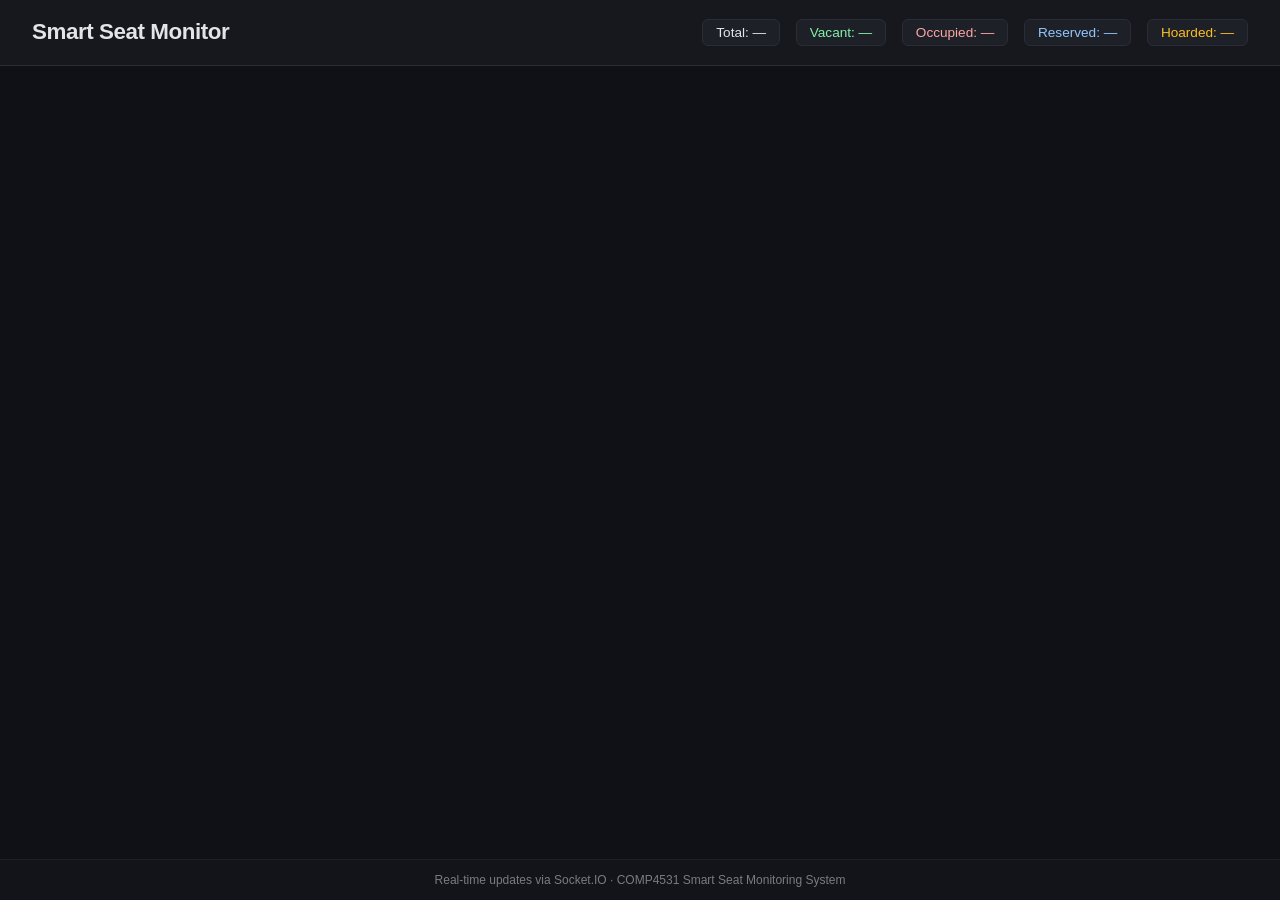
<file: static/index.html>
<!DOCTYPE html>
<html lang="en">
<head>
    <meta charset="UTF-8">
    <meta name="viewport" content="width=device-width, initial-scale=1.0">
    <title>Smart Seat Monitor — Dashboard</title>
    <link rel="stylesheet" href="/static/css/style.css">
</head>
<body>
    <header>
        <h1>Smart Seat Monitor</h1>
        <div id="stats">
            <span class="stat" id="stat-total">Total: —</span>
            <span class="stat vacant">Vacant: —</span>
            <span class="stat occupied">Occupied: —</span>
            <span class="stat reserved">Reserved: —</span>
            <span class="stat hoarded">Hoarded: —</span>
        </div>
    </header>

    <main id="seat-grid"></main>

    <footer>
        <p>Real-time updates via Socket.IO &middot; COMP4531 Smart Seat Monitoring System</p>
    </footer>

    <script src="https://cdn.socket.io/4.7.5/socket.io.min.js"></script>
    <script src="/static/js/dashboard.js"></script>
</body>
</html>
</file>
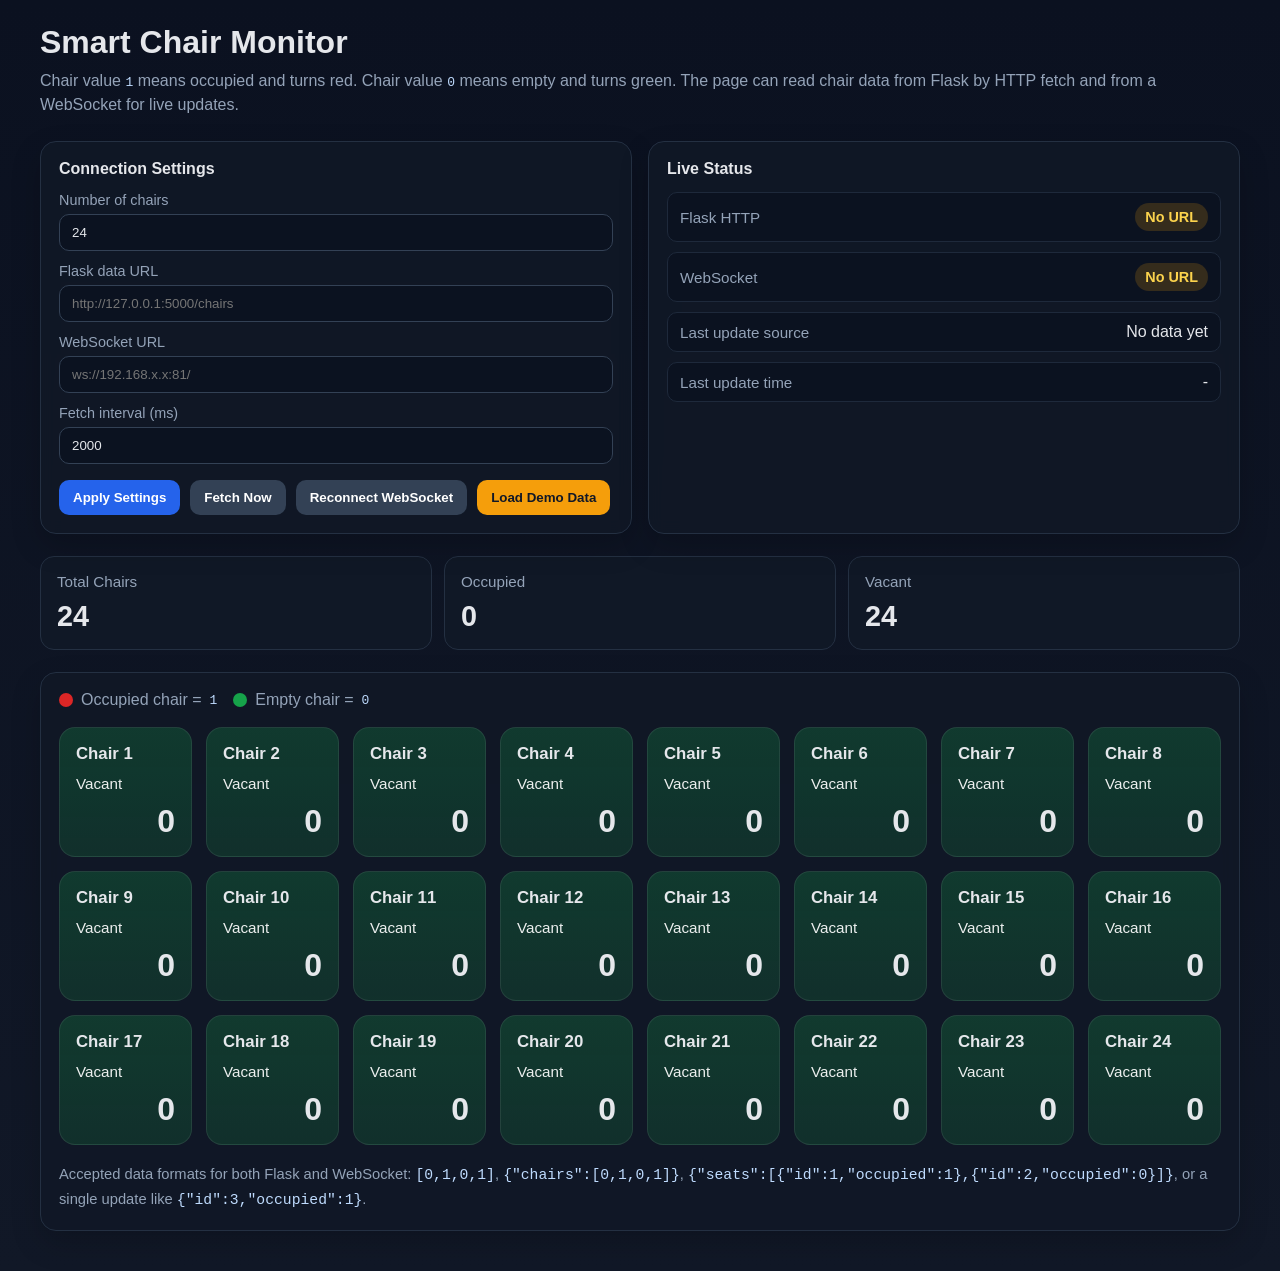
<file: web/index.html>
<!DOCTYPE html>
<html lang="en">
<head>
  <meta charset="UTF-8" />
  <meta name="viewport" content="width=device-width, initial-scale=1.0" />
  <title>Smart Chair Monitor</title>
  <link rel="stylesheet" href="style.css" />
</head>
<body>
  <div class="container">
    <h1>Smart Chair Monitor</h1>
    <p>
      Chair value <code>1</code> means occupied and turns red. Chair value <code>0</code> means empty and turns green.
      The page can read chair data from Flask by HTTP fetch and from a WebSocket for live updates.
    </p>

    <div class="topbar">
      <section class="panel">
        <h2>Connection Settings</h2>
        <div class="controls">
          <div class="field">
            <label for="chairCount">Number of chairs</label>
            <input id="chairCount" type="number" min="1" value="24" />
          </div>

          <div class="field">
            <label for="flaskUrl">Flask data URL</label>
            <input id="flaskUrl" type="text" placeholder="http://127.0.0.1:5000/chairs" />
          </div>

          <div class="field">
            <label for="wsUrl">WebSocket URL</label>
            <input id="wsUrl" type="text" placeholder="ws://192.168.x.x:81/" />
          </div>

          <div class="field">
            <label for="pollMs">Fetch interval (ms)</label>
            <input id="pollMs" type="number" min="500" step="500" value="2000" />
          </div>

          <div class="button-row">
            <button id="applyBtn">Apply Settings</button>
            <button id="fetchBtn" class="secondary">Fetch Now</button>
            <button id="wsBtn" class="secondary">Reconnect WebSocket</button>
            <button id="demoBtn" class="warning">Load Demo Data</button>
          </div>
        </div>
      </section>

      <section class="panel">
        <h2>Live Status</h2>
        <div class="status-list">
          <div class="status-item">
            <span class="status-label">Flask HTTP</span>
            <span id="flaskStatus" class="pill waiting">Waiting</span>
          </div>
          <div class="status-item">
            <span class="status-label">WebSocket</span>
            <span id="wsStatus" class="pill waiting">Waiting</span>
          </div>
          <div class="status-item">
            <span class="status-label">Last update source</span>
            <span id="lastSource">No data yet</span>
          </div>
          <div class="status-item">
            <span class="status-label">Last update time</span>
            <span id="lastUpdated">-</span>
          </div>
        </div>
      </section>
    </div>

    <section class="summary">
      <div class="summary-card">
        <span class="label">Total Chairs</span>
        <span id="totalCount" class="value">24</span>
      </div>
      <div class="summary-card">
        <span class="label">Occupied</span>
        <span id="occupiedCount" class="value">0</span>
      </div>
      <div class="summary-card">
        <span class="label">Vacant</span>
        <span id="vacantCount" class="value">24</span>
      </div>
    </section>

    <section class="panel">
      <div class="legend">
        <div class="legend-item"><span class="dot red"></span> Occupied chair = <code>1</code></div>
        <div class="legend-item"><span class="dot green"></span> Empty chair = <code>0</code></div>
      </div>

      <div id="chairsGrid" class="chairs-grid"></div>

      <div class="note">
        Accepted data formats for both Flask and WebSocket:
        <code>[0,1,0,1]</code>,
        <code>{"chairs":[0,1,0,1]}</code>,
        <code>{"seats":[{"id":1,"occupied":1},{"id":2,"occupied":0}]}</code>,
        or a single update like
        <code>{"id":3,"occupied":1}</code>.
      </div>
    </section>
  </div>

  <script src="script.js"></script>
</body>
</html>
</file>
<file: static/css/style.css>
/* ── Reset & base ───────────────────────────────────────────── */
*, *::before, *::after { box-sizing: border-box; margin: 0; padding: 0; }
body {
    font-family: -apple-system, BlinkMacSystemFont, "Segoe UI", Roboto, Helvetica, Arial, sans-serif;
    background: #0f1117;
    color: #e4e4e7;
    min-height: 100vh;
    display: flex;
    flex-direction: column;
}

/* ── Header ─────────────────────────────────────────────────── */
header {
    background: #16181d;
    padding: 1.2rem 2rem;
    border-bottom: 1px solid #2a2d35;
    display: flex;
    align-items: center;
    justify-content: space-between;
    flex-wrap: wrap;
    gap: 0.8rem;
}
header h1 {
    font-size: 1.4rem;
    font-weight: 600;
    letter-spacing: -0.02em;
}
#stats {
    display: flex;
    gap: 1rem;
    flex-wrap: wrap;
}
.stat {
    font-size: 0.85rem;
    padding: 0.3rem 0.8rem;
    border-radius: 6px;
    background: #1e2028;
    border: 1px solid #2a2d35;
}
.stat.vacant   { color: #86efac; }
.stat.occupied { color: #fca5a5; }
.stat.reserved { color: #93c5fd; }
.stat.hoarded  { color: #fbbf24; }

/* ── Seat grid ──────────────────────────────────────────────── */
main {
    flex: 1;
    padding: 2rem;
    display: grid;
    grid-template-columns: repeat(auto-fill, minmax(220px, 1fr));
    gap: 1.2rem;
    max-width: 1200px;
    margin: 0 auto;
    width: 100%;
}

.seat-card {
    border-radius: 12px;
    padding: 1.4rem;
    display: flex;
    flex-direction: column;
    gap: 0.6rem;
    transition: all 0.35s ease;
    border: 2px solid transparent;
    position: relative;
    overflow: hidden;
}

.seat-card .seat-id {
    font-size: 1.2rem;
    font-weight: 700;
    letter-spacing: 0.04em;
}
.seat-card .seat-state {
    font-size: 0.85rem;
    text-transform: uppercase;
    letter-spacing: 0.08em;
    opacity: 0.85;
}
.seat-card .seat-student {
    font-size: 0.78rem;
    opacity: 0.6;
}
.seat-card .seat-time {
    font-size: 0.72rem;
    opacity: 0.45;
    margin-top: auto;
}
.seat-card .btn-reset {
    margin-top: 0.6rem;
    padding: 0.4rem 0.8rem;
    border: none;
    border-radius: 6px;
    background: rgba(255,255,255,0.15);
    color: #fff;
    font-size: 0.75rem;
    cursor: pointer;
    transition: background 0.2s;
    display: none; /* shown only for hoarding */
}
.seat-card .btn-reset:hover { background: rgba(255,255,255,0.3); }

/* ── State colours ──────────────────────────────────────────── */
.seat-card.vacant {
    background: #1a1d24;
    border-color: #2a2d35;
}
.seat-card.occupied {
    background: linear-gradient(135deg, #064e3b, #065f46);
    border-color: #10b981;
}
.seat-card.reserved {
    background: linear-gradient(135deg, #1e3a5f, #1e40af);
    border-color: #3b82f6;
}
.seat-card.suspected_hoarding {
    background: linear-gradient(135deg, #78350f, #92400e);
    border-color: #f59e0b;
}
.seat-card.confirmed_hoarding {
    background: linear-gradient(135deg, #7f1d1d, #991b1b);
    border-color: #ef4444;
    animation: pulse-red 1.2s ease-in-out infinite;
}
.seat-card.confirmed_hoarding .btn-reset { display: inline-block; }
.seat-card.suspected_hoarding .btn-reset { display: inline-block; }

.seat-card.ghost_occupied {
    background: linear-gradient(135deg, #27272a, #3f3f46);
    border-color: #a1a1aa;
    animation: pulse-white 2s ease-in-out infinite;
}

@keyframes pulse-red {
    0%, 100% { box-shadow: 0 0 0 0 rgba(239, 68, 68, 0.4); }
    50%      { box-shadow: 0 0 20px 4px rgba(239, 68, 68, 0.25); }
}
@keyframes pulse-white {
    0%, 100% { box-shadow: 0 0 0 0 rgba(255, 255, 255, 0.15); }
    50%      { box-shadow: 0 0 16px 3px rgba(255, 255, 255, 0.10); }
}

/* ── LED indicator dot ──────────────────────────────────────── */
.seat-card::before {
    content: "";
    position: absolute;
    top: 12px;
    right: 12px;
    width: 10px;
    height: 10px;
    border-radius: 50%;
    background: #3f3f46;
    transition: background 0.3s;
}
.seat-card.occupied::before   { background: #10b981; }
.seat-card.reserved::before   { background: #3b82f6; }
.seat-card.suspected_hoarding::before { background: #f59e0b; }
.seat-card.confirmed_hoarding::before { background: #ef4444; }
.seat-card.ghost_occupied::before     { background: #e4e4e7; }

/* ── Footer ─────────────────────────────────────────────────── */
footer {
    background: #16181d;
    border-top: 1px solid #2a2d35;
    padding: 0.8rem 2rem;
    text-align: center;
    font-size: 0.75rem;
    opacity: 0.5;
}
</file>
<file: web/style.css>
:root {
      --bg: #0f172a;
      --panel: #111827;
      --panel-border: #243042;
      --text: #e5e7eb;
      --muted: #94a3b8;
      --green: #16a34a;
      --red: #dc2626;
      --yellow: #f59e0b;
      --blue: #2563eb;
    }

    * {
      box-sizing: border-box;
    }

    body {
      margin: 0;
      font-family: Arial, sans-serif;
      background: linear-gradient(180deg, #0b1120 0%, #111827 100%);
      color: var(--text);
      min-height: 100vh;
    }

    .container {
      width: min(1200px, calc(100% - 32px));
      margin: 0 auto;
      padding: 24px 0 40px;
    }

    h1 {
      margin: 0 0 8px;
      font-size: 2rem;
    }

    p {
      margin: 0;
      color: var(--muted);
      line-height: 1.5;
    }

    .topbar {
      display: grid;
      gap: 16px;
      margin-top: 24px;
      grid-template-columns: repeat(auto-fit, minmax(280px, 1fr));
    }

    .panel {
      background: rgba(17, 24, 39, 0.92);
      border: 1px solid var(--panel-border);
      border-radius: 16px;
      padding: 18px;
      backdrop-filter: blur(8px);
      box-shadow: 0 12px 30px rgba(0, 0, 0, 0.18);
    }

    .panel h2 {
      margin: 0 0 14px;
      font-size: 1rem;
    }

    .controls {
      display: grid;
      gap: 12px;
    }

    .field {
      display: grid;
      gap: 6px;
    }

    .field label {
      font-size: 0.9rem;
      color: var(--muted);
    }

    .field input {
      width: 100%;
      padding: 10px 12px;
      border-radius: 10px;
      border: 1px solid #334155;
      background: #0b1220;
      color: var(--text);
      outline: none;
    }

    .field input:focus {
      border-color: var(--blue);
    }

    .button-row {
      display: flex;
      flex-wrap: wrap;
      gap: 10px;
      margin-top: 4px;
    }

    button {
      border: 0;
      border-radius: 10px;
      padding: 10px 14px;
      background: var(--blue);
      color: #fff;
      font-weight: 600;
      cursor: pointer;
    }

    button.secondary {
      background: #334155;
    }

    button.warning {
      background: var(--yellow);
      color: #111827;
    }

    .status-list {
      display: grid;
      gap: 10px;
    }

    .status-item {
      display: flex;
      align-items: center;
      justify-content: space-between;
      gap: 16px;
      padding: 10px 12px;
      border-radius: 10px;
      background: #0b1220;
      border: 1px solid #1e293b;
    }

    .status-label {
      color: var(--muted);
      font-size: 0.95rem;
    }

    .pill {
      display: inline-flex;
      align-items: center;
      gap: 8px;
      padding: 6px 10px;
      border-radius: 999px;
      font-size: 0.9rem;
      font-weight: 700;
      color: #fff;
    }

    .pill.connected {
      background: rgba(22, 163, 74, 0.18);
      color: #86efac;
    }

    .pill.disconnected {
      background: rgba(220, 38, 38, 0.18);
      color: #fca5a5;
    }

    .pill.waiting {
      background: rgba(245, 158, 11, 0.18);
      color: #fcd34d;
    }

    .summary {
      display: grid;
      gap: 12px;
      grid-template-columns: repeat(auto-fit, minmax(160px, 1fr));
      margin: 22px 0;
    }

    .summary-card {
      padding: 16px;
      border-radius: 14px;
      border: 1px solid var(--panel-border);
      background: rgba(17, 24, 39, 0.92);
    }

    .summary-card .label {
      display: block;
      color: var(--muted);
      margin-bottom: 10px;
      font-size: 0.95rem;
    }

    .summary-card .value {
      font-size: 1.8rem;
      font-weight: 700;
    }

    .legend {
      display: flex;
      flex-wrap: wrap;
      gap: 16px;
      margin: 0 0 18px;
      color: var(--muted);
    }

    .legend-item {
      display: flex;
      align-items: center;
      gap: 8px;
    }

    .dot {
      width: 14px;
      height: 14px;
      border-radius: 999px;
      display: inline-block;
    }

    .dot.green {
      background: var(--green);
    }

    .dot.red {
      background: var(--red);
    }

    .chairs-grid {
      display: grid;
      grid-template-columns: repeat(auto-fit, minmax(130px, 1fr));
      gap: 14px;
    }

    .chair {
      border-radius: 16px;
      padding: 16px;
      border: 1px solid rgba(255, 255, 255, 0.08);
      min-height: 130px;
      display: flex;
      flex-direction: column;
      justify-content: space-between;
      transition: transform 0.15s ease, box-shadow 0.15s ease;
    }

    .chair:hover {
      transform: translateY(-2px);
      box-shadow: 0 8px 24px rgba(0, 0, 0, 0.18);
    }

    .chair.vacant {
      background: linear-gradient(180deg, rgba(22, 163, 74, 0.25), rgba(22, 163, 74, 0.18));
    }

    .chair.occupied {
      background: linear-gradient(180deg, rgba(220, 38, 38, 0.28), rgba(220, 38, 38, 0.18));
    }

    .chair-name {
      font-size: 1.05rem;
      font-weight: 700;
    }

    .chair-state {
      font-size: 0.95rem;
      color: rgba(255, 255, 255, 0.92);
    }

    .chair-value {
      font-size: 2rem;
      font-weight: 800;
      text-align: right;
    }

    .note {
      margin-top: 18px;
      font-size: 0.92rem;
      color: var(--muted);
      line-height: 1.6;
    }

    code {
      color: #bfdbfe;
    }
</file>
